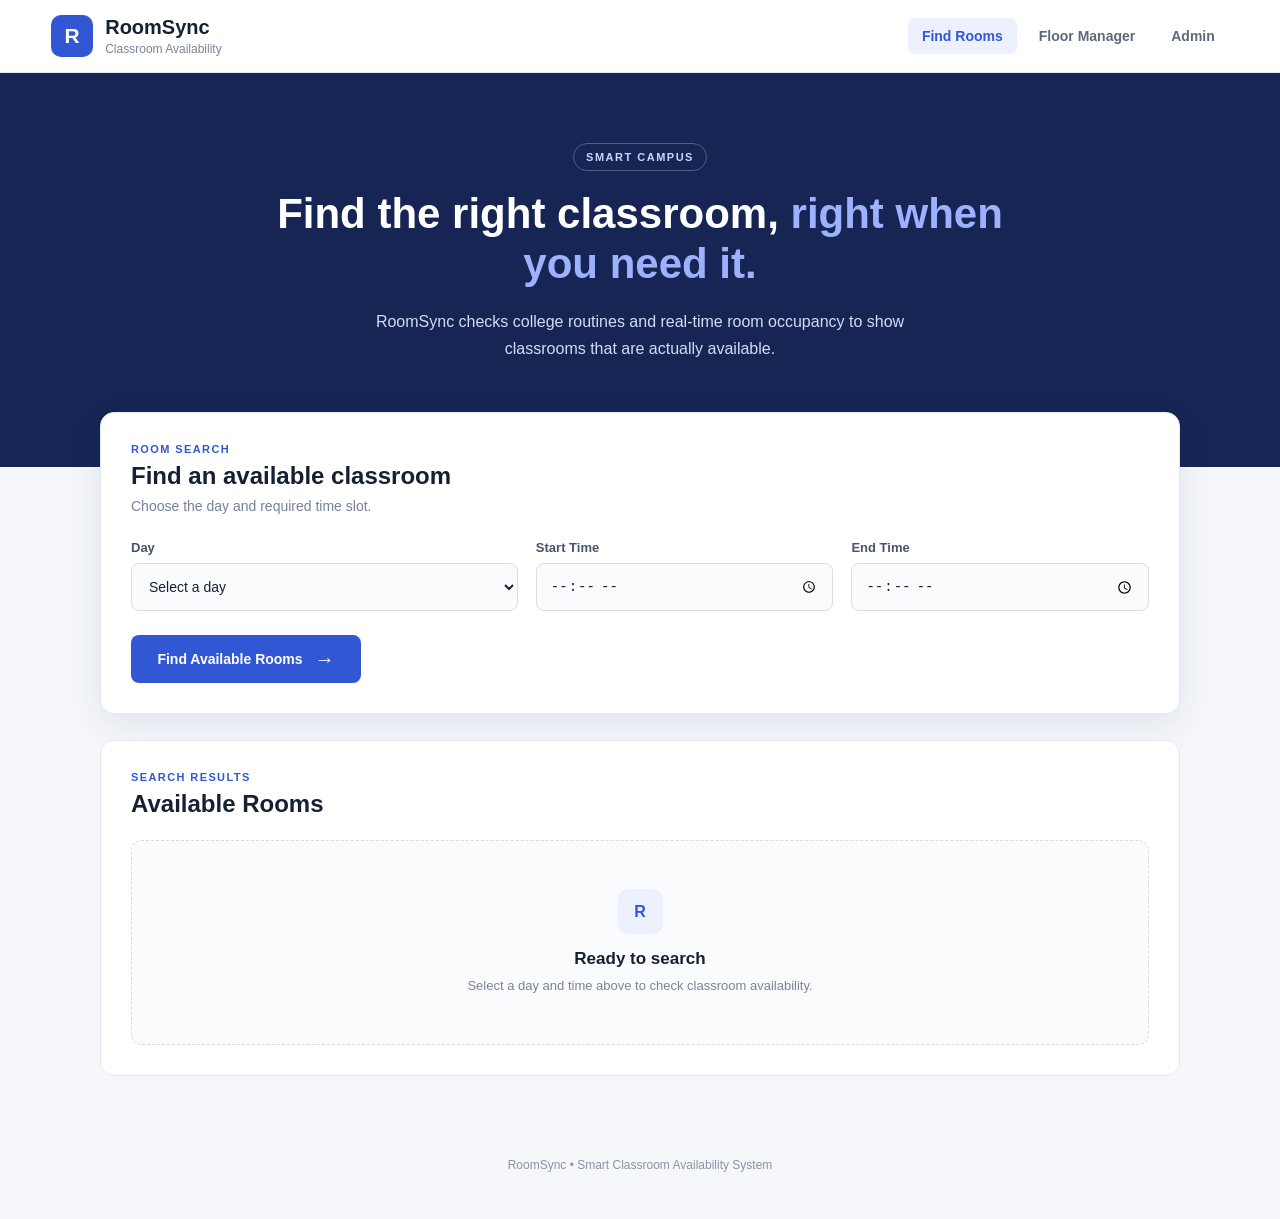
<file: frontend/index.html>
<!DOCTYPE html>
<html lang="en"> <!-- The root element of the HTML document, specifying the language as English -->

<head> 
    <meta charset="UTF-8"> <!-- Ensures proper character encoding for the document -->

    <meta 
        name="viewport"
        content="width=device-width, initial-scale=1.0"
    ><!-- Sets the viewport to ensure the page is responsive and scales correctly on different devices -->

    <title>RoomSync | Classroom Availability</title> <!-- Sets the title of the page -->

    <link
        rel="stylesheet"
        href="style.css"
    > <!-- Links to the external CSS stylesheet for styling the page -->
</head> <!-- The head section contains metadata, title, and links to stylesheets -->

<body> <!-- The body section contains the content of the webpage -->

    <!-- =====================================
         NAVBAR
         ===================================== -->

    <nav class="navbar"> <!-- The navigation bar at the top of the page -->

        <div class="nav-container"> <!-- Container for the navigation bar content -->

            <div class="brand"> <!-- Branding section of the navigation bar -->
                <div class="brand-icon"> <!-- Icon or logo for the brand -->
                    R
                </div> <!-- The brand icon, which could be a logo or initial representing the brand -->

                <div> <!-- Container for the brand name and description -->
                    <h1>RoomSync</h1> <!-- The main heading for the brand name -->
                    <p>Classroom Availability</p> <!-- A brief description or tagline for the brand -->
                </div> <!-- The brand name and description are grouped together for visual coherence -->
            </div> <!-- The brand section is complete, providing a visual identity for the application -->


            <div class="nav-links"> <!-- Container for the navigation links -->

                <a
                    href="index.html"
                    class="active"
                >
                    Find Rooms
                </a> <!-- Link to the main page for finding available rooms, marked as active to indicate the current page -->

                <a
                    href="floor-manager/manager.html"
                >
                    Floor Manager
                </a> <!-- Link to the floor manager page, which likely provides tools for managing classroom layouts or availability -->
                <a href="admin/admin.html">
                    Admin
    </a>

            </div>

        </div>

    </nav>



    <!-- =====================================
         HERO
         ===================================== -->

    <section class="hero">  <!-- The hero section is a prominent area at the top of the page, often used for key messages or calls to action -->

        <div class="hero-content"> <!-- Container for the content within the hero section, including headings and descriptive text -->  

            <div class="hero-badge">
                SMART CAMPUS
            </div>

            <h2>
                Find the right classroom,
                <span>right when you need it.</span>
            </h2>

            <p>
                RoomSync checks college routines and
                real-time room occupancy to show
                classrooms that are actually available.
            </p>

        </div>

    </section>



    <!-- =====================================
         MAIN CONTENT
         ===================================== -->

    <main class="main-container">


        <!-- SEARCH PANEL -->

        <section class="search-panel">

            <div class="section-heading">

                <div>
                    <p class="section-label">
                        ROOM SEARCH
                    </p>

                    <h2>
                        Find an available classroom
                    </h2>

                    <p class="section-description">
                        Choose the day and required time slot.
                    </p>
                </div>

            </div>


            <div class="search-grid">


                <!-- DAY -->

                <div class="form-group">

                    <label for="day">
                        Day
                    </label>

                    <select id="day">

                        <option value="">
                            Select a day
                        </option>

                        <option value="Monday">
                            Monday
                        </option>

                        <option value="Tuesday">
                            Tuesday
                        </option>

                        <option value="Wednesday">
                            Wednesday
                        </option>

                        <option value="Thursday">
                            Thursday
                        </option>

                        <option value="Friday">
                            Friday
                        </option>

                        <option value="Saturday">
                            Saturday
                        </option>

                    </select>

                </div>



                <!-- START TIME -->

                <div class="form-group">

                    <label for="startTime">
                        Start Time
                    </label>

                    <input
                        type="time"
                        id="startTime"
                    >

                </div>



                <!-- END TIME -->

                <div class="form-group">

                    <label for="endTime">
                        End Time
                    </label>

                    <input
                        type="time"
                        id="endTime"
                    >

                </div>

            </div>


            <button
                id="searchButton"
                class="search-button"
            >
                <span>Find Available Rooms</span>

                <span class="button-arrow">
                    →
                </span>
            </button>

        </section>



        <!-- =====================================
             RESULTS
             ===================================== -->

        <section class="results-section">

            <div class="results-header">

                <div>

                    <p class="section-label">
                        SEARCH RESULTS
                    </p>

                    <h2>
                        Available Rooms
                    </h2>

                </div>


                <div
                    id="resultCount"
                    class="result-count hidden"
                >
                    0 rooms
                </div>

            </div>


            <div id="roomResults">

                <div class="empty-state">

                    <div class="empty-icon">
                        R
                    </div>

                    <h3>
                        Ready to search
                    </h3>

                    <p>
                        Select a day and time above to
                        check classroom availability.
                    </p>

                </div>

            </div>

        </section>


    </main>



    <!-- =====================================
         FOOTER
         ===================================== -->

    <footer>

        <p>
            RoomSync • Smart Classroom Availability System
        </p>

    </footer>



    <script src="script.js"></script>

</body>

</html>
</file>
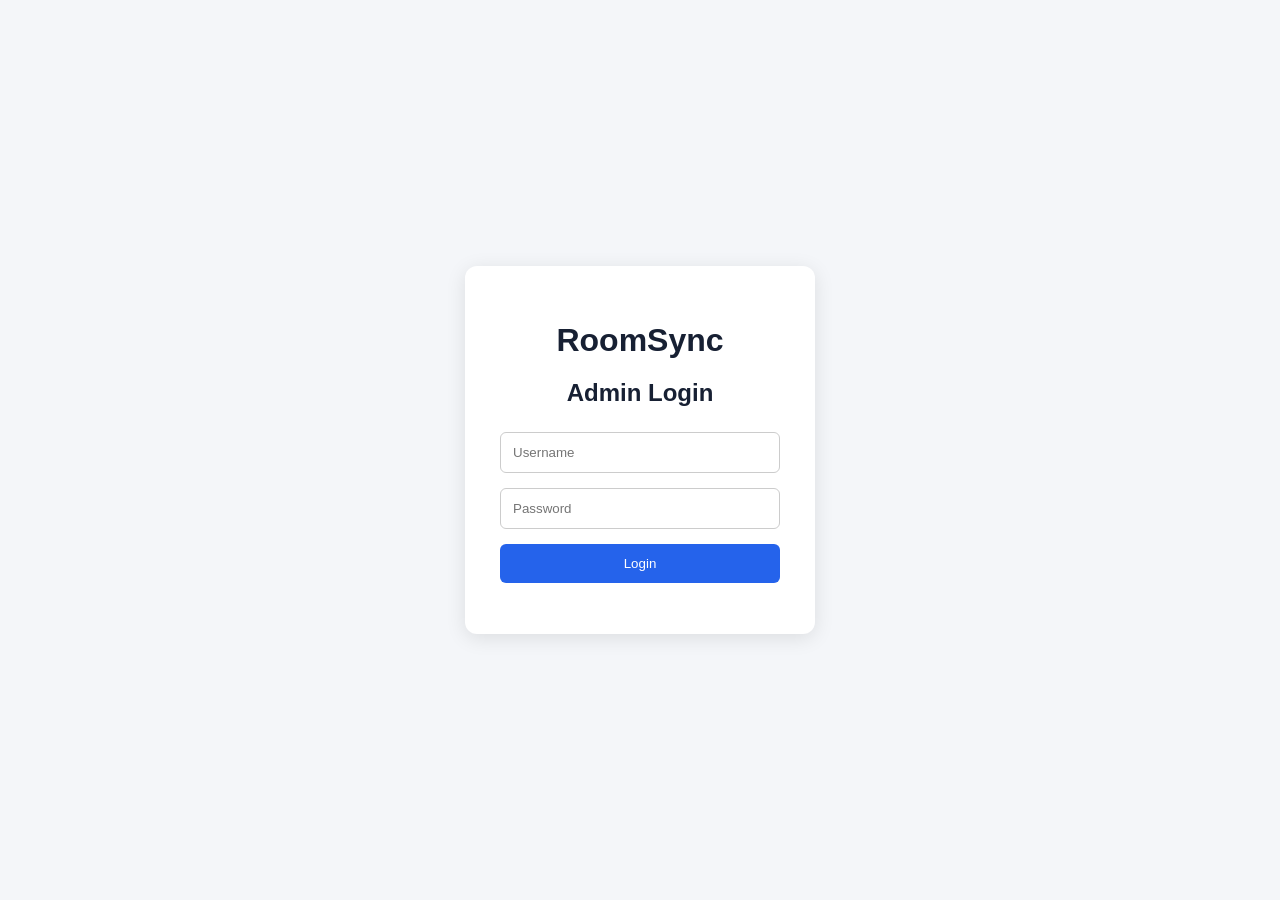
<file: frontend/admin/admin.html>
<!DOCTYPE html>
<html lang="en">

<head>
    <meta charset="UTF-8">
    <meta
        name="viewport"
        content="width=device-width, initial-scale=1.0"
    >

    <title>RoomSync | Admin</title>

    <link rel="stylesheet" href="admin.css">
</head>

<body>
        <!-- ADMIN LOGIN -->

    <div id="loginScreen" class="login-screen">

        <div class="login-box">

            <h1>RoomSync</h1>
            <h2>Admin Login</h2>

            <form id="adminLoginForm">

                <input
                    type="text"
                    id="adminUsername"
                    placeholder="Username"
                    required
                >

                <input
                    type="password"
                    id="adminPassword"
                    placeholder="Password"
                    required
                >

                <button type="submit">
                    Login
                </button>

                <p id="loginMessage"></p>

            </form>

        </div>

    </div>

    <!-- =====================================
         SIDEBAR
         ===================================== -->

    <aside class="sidebar">

        <div class="brand">

            <div class="brand-icon">
                R
            </div>

            <div>
                <h1>RoomSync</h1>
                <p>Administration</p>
            </div>

        </div>


        <nav class="sidebar-nav">

            <button
                class="nav-item active"
                data-page="dashboard"
            >
                Dashboard
            </button>

            <button
                class="nav-item"
                data-page="rooms"
            >
                Rooms
            </button>

            <button
                class="nav-item"
                data-page="departments"
            >
                Departments
            </button>

            <button
                class="nav-item"
                data-page="timetables"
            >
                Timetables
            </button>

            <button
                class="nav-item"
                data-page="managers"
            >
                Floor Managers
            </button>

            <button
                class="nav-item"
                data-page="import"
            >
                Import Routine
            </button>

        </nav>


        <div class="sidebar-bottom">

            <a href="../index.html">
                ← Student Website
            </a>

        </div>

    </aside>



    <!-- =====================================
         MAIN AREA
         ===================================== -->

    <div class="app">

        <!-- TOP BAR -->

        <header class="topbar">

            <div>
                <p class="top-label">
                    ROOMSYNC ADMINISTRATION
                </p>

                <h2 id="pageTitle">
                    Dashboard
                </h2>
            </div>


            <div class="admin-profile">

                <div class="admin-avatar">
                    A
                </div>

                <div>
                    <strong>Administrator</strong>
                    <span>System Admin</span>
                </div>

            </div>

        </header>



        <!-- =================================
             DASHBOARD PAGE
             ================================= -->

        <main class="content">

            <section
                id="dashboardPage"
                class="page active-page"
            >

                <div class="welcome-panel">

                    <div>

                        <p class="section-label">
                            SYSTEM OVERVIEW
                        </p>

                        <h2>
                            Welcome to RoomSync Admin
                        </h2>

                        <p>
                            Manage classrooms, departments,
                            routines and floor managers from
                            one place.
                        </p>

                    </div>

                    <div
                        id="serverStatus"
                        class="server-status"
                    >
                        Connecting...
                    </div>

                </div>



                <!-- STATISTICS -->

                <div class="stats-grid">

                    <div class="stat-card">

                        <div class="stat-top">
                            <span>Total Rooms</span>

                            <div class="stat-symbol">
                                R
                            </div>
                        </div>

                        <h3 id="totalRooms">
                            -
                        </h3>

                        <p>
                            Registered classrooms
                        </p>

                    </div>


                    <div class="stat-card">

                        <div class="stat-top">
                            <span>Available</span>

                            <div class="stat-symbol green">
                                E
                            </div>
                        </div>

                        <h3 id="emptyRooms">
                            -
                        </h3>

                        <p>
                            Physically empty rooms
                        </p>

                    </div>


                    <div class="stat-card">

                        <div class="stat-top">
                            <span>Occupied</span>

                            <div class="stat-symbol red">
                                O
                            </div>
                        </div>

                        <h3 id="occupiedRooms">
                            -
                        </h3>

                        <p>
                            Currently occupied
                        </p>

                    </div>


                    <div class="stat-card">

                        <div class="stat-top">
                            <span>Floors</span>

                            <div class="stat-symbol">
                                F
                            </div>
                        </div>

                        <h3 id="totalFloors">
                            -
                        </h3>

                        <p>
                            Floors in database
                        </p>

                    </div>

                </div>



                <!-- QUICK ACCESS -->

                <section class="panel">

                    <div class="panel-heading">

                        <div>
                            <p class="section-label">
                                MANAGEMENT
                            </p>

                            <h2>
                                Quick Access
                            </h2>
                        </div>

                    </div>


                    <div class="quick-grid">

                        <button
                            class="quick-card"
                            onclick="openPage('rooms')"
                        >
                            <strong>
                                Manage Rooms
                            </strong>

                            <span>
                                Add, edit and remove classrooms
                            </span>
                        </button>


                        <button
                            class="quick-card"
                            onclick="openPage('departments')"
                        >
                            <strong>
                                Departments
                            </strong>

                            <span>
                                Manage college departments
                            </span>
                        </button>


                        <button
                            class="quick-card"
                            onclick="openPage('timetables')"
                        >
                            <strong>
                                Timetables
                            </strong>

                            <span>
                                Manage class schedules
                            </span>
                        </button>


                        <button
                            class="quick-card"
                            onclick="openPage('managers')"
                        >
                            <strong>
                                Floor Managers
                            </strong>

                            <span>
                                Manage manager accounts
                            </span>
                        </button>

                    </div>

                </section>

            </section>



            <!-- =================================
                 ROOMS PAGE
                 ================================= -->

            <section
                id="roomsPage"
                class="page"
            >

                <div class="page-heading">

                    <div>

                        <p class="section-label">
                            CLASSROOM MANAGEMENT
                        </p>

                        <h2>
                            Rooms
                        </h2>

                        <p>
                            View all classrooms currently
                            registered in RoomSync.
                        </p>

                    </div>


                    <button
                        class="primary-button"
                        id="addRoomButton"
                    >
                        + Add Room
                    </button>

                </div>


                <section class="panel">

                    <div class="table-wrapper">

                        <table>

                            <thead>

                                <tr>
                                    <th>Room</th>
                                    <th>Floor</th>
                                    <th>Capacity</th>
                                    <th>Status</th>
                                    <th>Actions</th>
                                </tr>

                            </thead>


                            <tbody id="roomsTableBody">

                                <tr>

                                    <td
                                        colspan="5"
                                        class="table-message"
                                    >
                                        Loading rooms...
                                    </td>

                                </tr>

                            </tbody>

                        </table>

                    </div>

                </section>

            </section>



            <!-- =================================
                 PLACEHOLDER PAGES
                 ================================= -->

            <section
                id="departmentsPage"
                class="page"
            >

                <div class="placeholder">

                    <span>DEPARTMENTS</span>

                    <h2>
                        Department Management
                    </h2>

                    <p>
                        This module will manage the
                        college departments used by
                        RoomSync routines.
                    </p>

                </div>

            </section>



            <section
                id="timetablesPage"
                class="page"
            >

                <div class="placeholder">

                    <span>TIMETABLES</span>

                    <h2>
                        Timetable Management
                    </h2>

                    <p>
                        This module will manage the
                        complete college routine.
                    </p>

                </div>

            </section>



            <section
                id="managersPage"
                class="page"
            >


<div class="manager-management">

    <div class="manager-form-card">

        <h2>Create Floor Manager</h2>

        <p>Create an account and assign the manager to a building and floors.</p>

        <form id="managerCreateForm">

            <label for="newManagerUsername">Username</label>
            <input
                type="text"
                id="newManagerUsername"
                placeholder="Enter username"
                required
            >

            <label for="newManagerPassword">Temporary Password</label>
            <input
                type="password"
                id="newManagerPassword"
                placeholder="Enter temporary password"
                required
            >

            <label for="managerBuilding">Building</label>
            <select id="managerBuilding" required>
                <option value="">Select building</option>
                <option value="ICT">ICT</option>
                <option value="CME">CME</option>
                <option value="CB">CB</option>
            </select>

            <label for="managerFloors">Assigned Floors</label>
            <input
                type="text"
                id="managerFloors"
                placeholder="Example: 1,2"
                required
            >

            <button type="submit">
                Create Manager Account
            </button>

            <p id="managerCreateMessage"></p>

        </form>

    </div>

</div>


            </section>



            <section
                id="importPage"
                class="page"
            >

                <div class="placeholder">

                    <span>ROUTINE IMPORT</span>

                    <h2>
                        Import College Routine
                    </h2>

                    <p>
                        Timetable import will be added
                        after we finalize the actual
                        college timetable format.
                    </p>

                </div>

            </section>

        </main>

    </div>


    <script src="admin.js"></script>

</body>

</html>
</file>
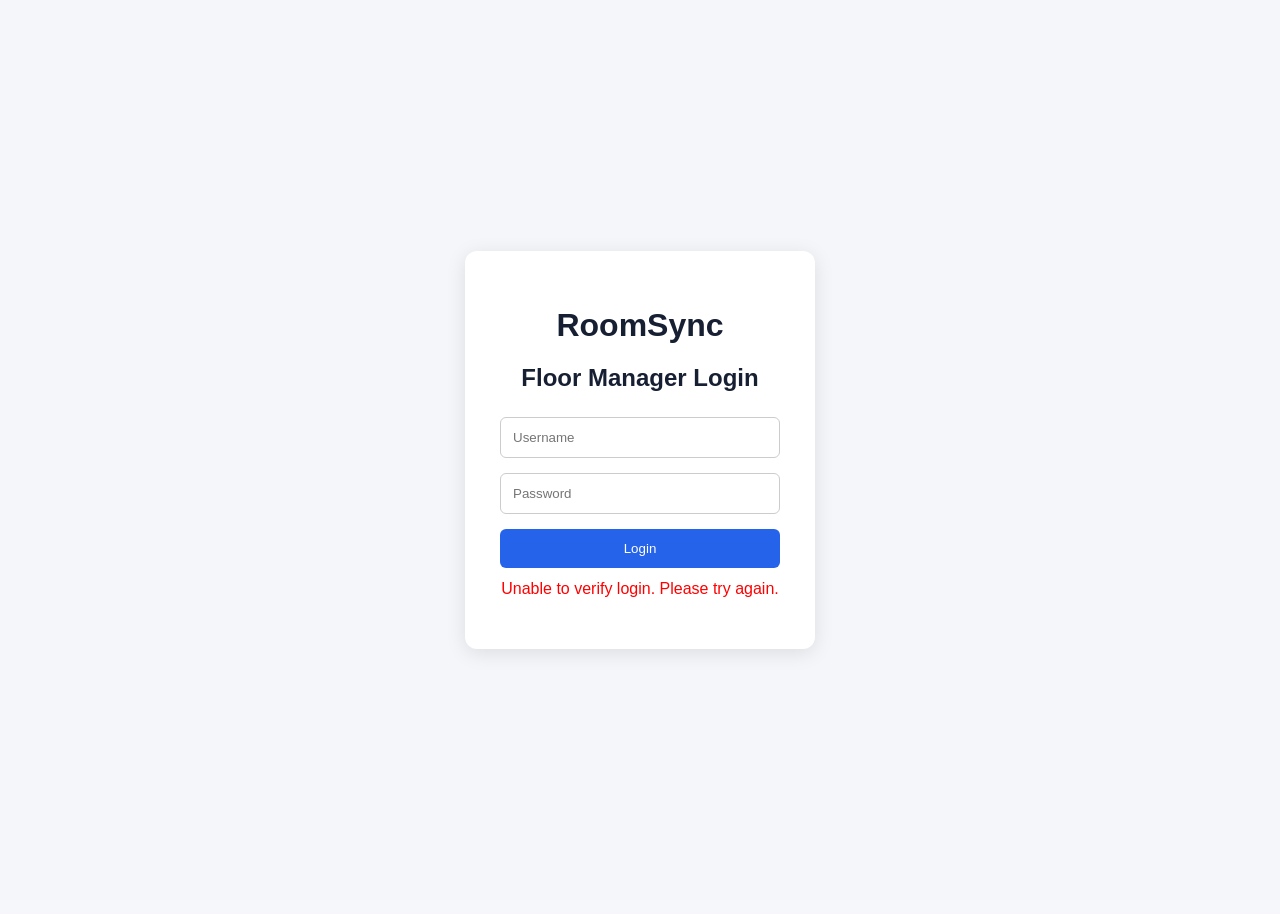
<file: frontend/floor-manager/manager.html>
<!DOCTYPE html>
<html lang="en">

<head>
    <meta charset="UTF-8">

    <meta
        name="viewport"
        content="width=device-width, initial-scale=1.0"
    >

    <title>RoomSync | Floor Manager</title>

    <link
        rel="stylesheet"
        href="manager.css"
    >
</head>

<body>


<!-- FLOOR MANAGER LOGIN -->
<div id="loginScreen" class="login-screen">
    <div class="login-box">

        <h1>RoomSync</h1>

        <!-- NORMAL LOGIN -->
        <div id="managerLoginSection">
            <h2>Floor Manager Login</h2>

            <form id="managerLoginForm">
                <input
                    type="text"
                    id="managerUsername"
                    placeholder="Username"
                    required
                >

                <input
                    type="password"
                    id="managerPassword"
                    placeholder="Password"
                    required
                >

                <button type="submit">Login</button>
                <p id="loginMessage"></p>
            </form>
        </div>

        <!-- CHANGE PASSWORD -->
        <div id="managerPasswordSection" style="display:none;">
            <h2>Change Your Password</h2>

            <p>You must change your temporary password before continuing.</p>

            <form id="managerPasswordForm">
                <input
                    type="password"
                    id="currentManagerPassword"
                    placeholder="Temporary Password"
                    required
                >

                <input
                    type="password"
                    id="newManagerPassword"
                    placeholder="New Password"
                    required
                >

                <input
                    type="password"
                    id="confirmManagerPassword"
                    placeholder="Confirm New Password"
                    required
                >

                <button type="submit">Update Password</button>
                <p id="passwordChangeMessage"></p>
            </form>
        </div>

    </div>
</div>


    <!-- =====================================
         NAVBAR
         ===================================== -->

    <nav class="navbar">

        <div class="nav-container">

            <div class="brand">

                <div class="brand-icon">
                    R
                </div>

                <div>
                    <h1>RoomSync</h1>
                    <p>Classroom Availability</p>
                </div>

            </div>


            <div class="nav-links">

                <a href="../index.html">
                    Find Rooms
                </a>

                <a
                    href="manager.html"
                    class="active"
                >
                    Floor Manager
                </a>

            </div>

        </div>

    </nav>



    <!-- =====================================
         PAGE HEADER
         ===================================== -->

    <header class="page-header">

        <div class="header-content">

            <div>

                <p class="page-label">
                    FLOOR MANAGEMENT
                </p>

                <h2>
                    Classroom Status Dashboard
                </h2>

                <p class="header-description">
                    Update the physical occupancy status of
                    classrooms to keep RoomSync availability accurate.
                </p>

            </div>


            <button
                id="refreshButton"
                class="refresh-button"
            >
                Refresh Status
            </button>

        </div>

    </header>



    <!-- =====================================
         MAIN
         ===================================== -->

    <main class="main-container">


        <!-- =================================
             STATISTICS
             ================================= -->

        <section class="stats-grid">

            <div class="stat-card">

                <div class="stat-icon">
                    R
                </div>

                <div>
                    <p>Total Rooms</p>

                    <h3 id="totalRooms">
                        -
                    </h3>
                </div>

            </div>


            <div class="stat-card">

                <div class="stat-icon empty-icon">
                    E
                </div>

                <div>
                    <p>Empty Rooms</p>

                    <h3 id="emptyRooms">
                        -
                    </h3>
                </div>

            </div>


            <div class="stat-card">

                <div class="stat-icon occupied-icon">
                    O
                </div>

                <div>
                    <p>Occupied Rooms</p>

                    <h3 id="occupiedRooms">
                        -
                    </h3>
                </div>

            </div>

        </section>



        <!-- =================================
             ROOMS
             ================================= -->

        <section class="rooms-section">

            <div class="section-header">

                <div>

                    <p class="page-label">
                        LIVE ROOM STATUS
                    </p>

                    <h2>
                        Manage Classrooms
                    </h2>

                </div>


                <div
                    id="connectionStatus"
                    class="connection-status"
                >
                    Loading...
                </div>

            </div>


            <!--
                JavaScript automatically creates:

                Floor 1
                Floor 2
                Floor 3
                ...

                based entirely on SQLite.
            -->
            <div class="room-management-header">
    <h3>Manage Rooms</h3>
    <button id="addRoomButton" class="manage-button">
        + Add Room
    </button>
</div>
            <div id="floorsContainer">

                <div class="loading-state">

                    <div class="loading-icon">
                        ...
                    </div>

                    <h3>
                        Loading classrooms
                    </h3>

                    <p>
                        Reading the latest room information
                        from RoomSync.
                    </p>

                </div>

            </div>

        </section>

    </main>



    <!-- =====================================
         FOOTER
         ===================================== -->

    <footer>

        <p>
            RoomSync • Floor Manager Dashboard
        </p>

    </footer>


    <script src="manager.js"></script>

</body>

</html>
</file>
<file: frontend/style.css>
/* =========================================
   GLOBAL
   ========================================= */

* {
    box-sizing: border-box;
}

html {
    scroll-behavior: smooth;
}

body {
    margin: 0;

    font-family:
        Arial,
        Helvetica,
        sans-serif;

    background-color: #f5f7fb;

    color: #172033;
}


/* =========================================
   NAVIGATION
   ========================================= */

.navbar {
    background-color: #ffffff;

    border-bottom: 1px solid #e5e9f0;

    position: sticky;

    top: 0;

    z-index: 100;
}

.nav-container {
    width: 92%;

    max-width: 1180px;

    min-height: 72px;

    margin: auto;

    display: flex;

    align-items: center;

    justify-content: space-between;
}


/* BRAND */

.brand {
    display: flex;

    align-items: center;

    gap: 12px;
}

.brand-icon {
    width: 42px;

    height: 42px;

    display: flex;

    align-items: center;

    justify-content: center;

    border-radius: 10px;

    background-color: #3157d5;

    color: white;

    font-size: 21px;

    font-weight: bold;
}

.brand h1 {
    margin: 0;

    font-size: 20px;
}

.brand p {
    margin: 3px 0 0;

    color: #7a8496;

    font-size: 12px;
}


/* NAV LINKS */

.nav-links {
    display: flex;

    align-items: center;

    gap: 8px;
}

.nav-links a {
    padding: 10px 14px;

    border-radius: 7px;

    color: #5f697a;

    text-decoration: none;

    font-size: 14px;

    font-weight: 600;
}

.nav-links a:hover {
    background-color: #f0f3fa;

    color: #3157d5;
}

.nav-links .active {
    background-color: #edf1ff;

    color: #3157d5;
}


/* =========================================
   HERO
   ========================================= */

.hero {
    padding:
        70px 20px
        105px;

    background-color: #172554;

    color: white;

    text-align: center;
}

.hero-content {
    max-width: 760px;

    margin: auto;
}

.hero-badge {
    display: inline-block;

    margin-bottom: 18px;

    padding: 7px 12px;

    border:
        1px solid
        rgba(255, 255, 255, 0.25);

    border-radius: 20px;

    color: #cbd5ff;

    font-size: 11px;

    font-weight: bold;

    letter-spacing: 1.5px;
}

.hero h2 {
    margin: 0;

    font-size: 42px;

    line-height: 1.18;
}

.hero h2 span {
    color: #9db2ff;
}

.hero p {
    max-width: 610px;

    margin:
        20px auto 0;

    color: #d4dcf5;

    font-size: 16px;

    line-height: 1.7;
}


/* =========================================
   MAIN
   ========================================= */

.main-container {
    width: 92%;

    max-width: 1080px;

    margin:
        -55px auto
        60px;
}


/* =========================================
   SEARCH PANEL
   ========================================= */

.search-panel {
    padding: 30px;

    background-color: white;

    border:
        1px solid
        #e4e8f0;

    border-radius: 14px;

    box-shadow:
        0 12px 35px
        rgba(25, 39, 76, 0.09);
}

.section-label {
    margin:
        0 0 7px;

    color: #3157d5;

    font-size: 11px;

    font-weight: bold;

    letter-spacing: 1.4px;
}

.section-heading h2,
.results-header h2 {
    margin: 0;

    font-size: 24px;
}

.section-description {
    margin:
        8px 0 0;

    color: #778195;

    font-size: 14px;
}


/* =========================================
   SEARCH FORM
   ========================================= */

.search-grid {
    display: grid;

    grid-template-columns:
        1.3fr 1fr 1fr;

    gap: 18px;

    margin-top: 26px;
}

.form-group label {
    display: block;

    margin-bottom: 8px;

    color: #495469;

    font-size: 13px;

    font-weight: bold;
}

.form-group select,
.form-group input {
    width: 100%;

    height: 48px;

    padding:
        0 13px;

    border:
        1px solid
        #d8dde8;

    border-radius: 8px;

    background-color: #fafbfc;

    color: #172033;

    font-size: 14px;
}

.form-group select:focus,
.form-group input:focus {
    outline: none;

    border-color: #3157d5;

    background-color: white;

    box-shadow:
        0 0 0 3px
        rgba(49, 87, 213, 0.08);
}


/* SEARCH BUTTON */

.search-button {
    min-width: 230px;

    height: 48px;

    margin-top: 24px;

    padding:
        0 20px;

    border: none;

    border-radius: 8px;

    background-color: #3157d5;

    color: white;

    cursor: pointer;

    font-size: 14px;

    font-weight: bold;

    display: inline-flex;

    align-items: center;

    justify-content: center;

    gap: 12px;
}

.search-button:hover {
    background-color: #2647b7;
}

.button-arrow {
    font-size: 20px;
}


/* =========================================
   RESULTS
   ========================================= */

.results-section {
    margin-top: 26px;

    padding: 30px;

    background-color: white;

    border:
        1px solid
        #e4e8f0;

    border-radius: 14px;
}

.results-header {
    display: flex;

    align-items: center;

    justify-content: space-between;

    margin-bottom: 22px;
}

.result-count {
    padding:
        8px 13px;

    border-radius: 20px;

    background-color: #edf1ff;

    color: #3157d5;

    font-size: 12px;

    font-weight: bold;
}

.hidden {
    display: none;
}


/* =========================================
   ROOM GRID
   ========================================= */

#roomResults.room-grid {
    display: grid;

    grid-template-columns:
        repeat(3, 1fr);

    gap: 16px;
}


/* =========================================
   ROOM CARD
   ========================================= */


.room-card {
    position: relative;
    min-height: 320px;
    padding: 23px;
    border: 1px solid #e1e5ed;
    border-radius: 13px;
    background-color: #ffffff;
    transition:
        transform 0.2s ease,
        box-shadow 0.2s ease,
        border-color 0.2s ease;
}

.room-card:hover {
    transform: translateY(-3px);
    border-color: #c8d2f5;
    box-shadow: 0 8px 20px rgba(30, 45, 80, 0.08);
}

.room-status {
    display: inline-flex;
    align-items: center;
    gap: 7px;
    padding: 7px 11px;
    border-radius: 20px;
    background-color: #eaf8ef;
    color: #208044;
    font-size: 11px;
    font-weight: bold;
    letter-spacing: 0.5px;
}

.status-dot {
    width: 7px;
    height: 7px;
    border-radius: 50%;
    background-color: #2da95b;
}

.room-card h3 {
    margin: 17px 0;
    font-size: 22px;
}

.room-details {
    display: flex;
    flex-direction: column;
    gap: 11px;
}

.room-details + .room-details {
    margin-top: 16px;
    padding-top: 14px;
    border-top: 1px solid #edf0f5;
}

.room-detail {
    display: grid;
    grid-template-columns: minmax(0, 1fr) auto;
    align-items: center;
    gap: 12px;
    color: #6f798c;
    font-size: 13px;
    line-height: 1.5;
}

.room-detail strong {
    color: #303a4d;
    text-align: right;
    font-weight: 650;
    overflow-wrap: anywhere;
}


/* =========================================
   EMPTY / LOADING STATE
   ========================================= */

.empty-state {
    padding:
        48px 20px;

    border:
        1px dashed
        #d7dce7;

    border-radius: 10px;

    background-color: #fafbfc;

    text-align: center;
}

.empty-icon {
    width: 45px;

    height: 45px;

    margin:
        0 auto
        15px;

    display: flex;

    align-items: center;

    justify-content: center;

    border-radius: 10px;

    background-color: #edf1ff;

    color: #3157d5;

    font-weight: bold;
}

.empty-state h3 {
    margin:
        0 0 7px;

    font-size: 17px;
}

.empty-state p {
    margin: 0;

    color: #7a8496;

    font-size: 13px;

    line-height: 1.5;
}


/* =========================================
   FOOTER
   ========================================= */

footer {
    padding:
        10px 20px
        35px;

    text-align: center;

    color: #8a93a3;

    font-size: 12px;
}


/* =========================================
   TABLET
   ========================================= */

@media (max-width: 850px) {

    .hero h2 {
        font-size: 35px;
    }

    .search-grid {
        grid-template-columns:
            1fr 1fr;
    }

    .form-group:first-child {
        grid-column:
            1 / -1;
    }

    #roomResults.room-grid {
        grid-template-columns:
            repeat(2, 1fr);
    }

}


/* =========================================
   MOBILE
   ========================================= */

@media (max-width: 600px) {

    .nav-container {
        min-height: 65px;
    }

    .brand p {
        display: none;
    }

    .nav-links a {
        padding:
            8px 9px;

        font-size: 12px;
    }

    .nav-links a:first-child {
        display: none;
    }


    .hero {
        padding:
            55px 20px
            90px;
    }

    .hero h2 {
        font-size: 30px;
    }

    .hero p {
        font-size: 14px;
    }


    .main-container {
        width: 94%;
    }


    .search-panel,
    .results-section {
        padding: 21px;
    }


    .search-grid {
        grid-template-columns: 1fr;
    }

    .form-group:first-child {
        grid-column: auto;
    }


    .search-button {
        width: 100%;
    }


    #roomResults.room-grid {
        grid-template-columns: 1fr;
    }


    .results-header {
        align-items: flex-start;

        gap: 10px;
    }

}
</file>
<file: frontend/admin/admin.css>
* {
    box-sizing: border-box;
}

body {
    margin: 0;

    font-family:
        Arial,
        Helvetica,
        sans-serif;

    background-color: #f5f7fb;

    color: #172033;
}


/* =========================================
   SIDEBAR
   ========================================= */

.sidebar {
    position: fixed;

    top: 0;
    left: 0;

    width: 245px;
    height: 100vh;

    padding: 25px 18px;

    background-color: #172554;

    color: white;

    display: flex;

    flex-direction: column;
}

.brand {
    display: flex;

    align-items: center;

    gap: 12px;

    padding: 0 8px 27px;

    border-bottom:
        1px solid
        rgba(255, 255, 255, 0.12);
}

.brand-icon {
    width: 42px;
    height: 42px;

    display: flex;

    align-items: center;

    justify-content: center;

    border-radius: 10px;

    background-color: #5574df;

    font-size: 21px;

    font-weight: bold;
}

.brand h1 {
    margin: 0;

    font-size: 19px;
}

.brand p {
    margin: 3px 0 0;

    color: #aeb9da;

    font-size: 11px;
}


/* =========================================
   NAVIGATION
   ========================================= */

.sidebar-nav {
    margin-top: 27px;

    display: flex;

    flex-direction: column;

    gap: 6px;
}

.nav-item {
    width: 100%;

    padding: 12px 14px;

    border: none;

    border-radius: 8px;

    background: transparent;

    color: #cbd3ec;

    cursor: pointer;

    text-align: left;

    font-size: 13px;

    font-weight: 600;
}

.nav-item:hover {
    background-color:
        rgba(255, 255, 255, 0.08);

    color: white;
}

.nav-item.active {
    background-color: #3157d5;

    color: white;
}

.sidebar-bottom {
    margin-top: auto;

    padding: 20px 8px 5px;

    border-top:
        1px solid
        rgba(255, 255, 255, 0.12);
}

.sidebar-bottom a {
    color: #cbd3ec;

    text-decoration: none;

    font-size: 12px;
}


/* =========================================
   APPLICATION
   ========================================= */

.app {
    margin-left: 245px;

    min-height: 100vh;
}


/* =========================================
   TOP BAR
   ========================================= */

.topbar {
    height: 82px;

    padding: 0 32px;

    background-color: white;

    border-bottom:
        1px solid
        #e4e8f0;

    display: flex;

    align-items: center;

    justify-content: space-between;
}

.top-label {
    margin: 0 0 3px;

    color: #8b94a5;

    font-size: 9px;

    font-weight: bold;

    letter-spacing: 1.2px;
}

.topbar h2 {
    margin: 0;

    font-size: 20px;
}


/* ADMIN */

.admin-profile {
    display: flex;

    align-items: center;

    gap: 10px;
}

.admin-avatar {
    width: 38px;
    height: 38px;

    display: flex;

    align-items: center;

    justify-content: center;

    border-radius: 50%;

    background-color: #edf1ff;

    color: #3157d5;

    font-weight: bold;
}

.admin-profile strong {
    display: block;

    font-size: 12px;
}

.admin-profile span {
    display: block;

    margin-top: 2px;

    color: #8a93a3;

    font-size: 10px;
}


/* =========================================
   CONTENT
   ========================================= */

.content {
    width: 100%;

    max-width: 1300px;

    margin: auto;

    padding: 32px;
}

.page {
    display: none;
}

.active-page {
    display: block;
}


/* =========================================
   WELCOME
   ========================================= */

.welcome-panel {
    padding: 27px 30px;

    background-color: white;

    border:
        1px solid
        #e4e8f0;

    border-radius: 13px;

    display: flex;

    align-items: center;

    justify-content: space-between;

    gap: 20px;
}

.section-label {
    margin: 0 0 7px;

    color: #3157d5;

    font-size: 10px;

    font-weight: bold;

    letter-spacing: 1.3px;
}

.welcome-panel h2,
.page-heading h2,
.panel-heading h2 {
    margin: 0;
}

.welcome-panel p:last-child,
.page-heading p {
    margin: 8px 0 0;

    color: #7b8494;

    font-size: 13px;
}

.server-status {
    flex-shrink: 0;

    padding: 8px 12px;

    border-radius: 20px;

    background-color: #f0f2f6;

    color: #667085;

    font-size: 11px;

    font-weight: bold;
}

.server-status.online {
    background-color: #eaf8ef;

    color: #258449;
}

.server-status.offline {
    background-color: #fff0ef;

    color: #c9473e;
}


/* =========================================
   STATISTICS
   ========================================= */

.stats-grid {
    margin-top: 20px;

    display: grid;

    grid-template-columns:
        repeat(4, 1fr);

    gap: 15px;
}

.stat-card {
    padding: 20px;

    background-color: white;

    border:
        1px solid
        #e4e8f0;

    border-radius: 11px;
}

.stat-top {
    display: flex;

    align-items: center;

    justify-content: space-between;

    color: #737d8e;

    font-size: 11px;

    font-weight: bold;
}

.stat-symbol {
    width: 31px;
    height: 31px;

    display: flex;

    align-items: center;

    justify-content: center;

    border-radius: 7px;

    background-color: #edf1ff;

    color: #3157d5;
}

.stat-symbol.green {
    background-color: #eaf8ef;

    color: #258449;
}

.stat-symbol.red {
    background-color: #fff0ef;

    color: #c9473e;
}

.stat-card h3 {
    margin: 13px 0 5px;

    font-size: 28px;
}

.stat-card p {
    margin: 0;

    color: #939bab;

    font-size: 10px;
}


/* =========================================
   PANEL
   ========================================= */

.panel {
    margin-top: 20px;

    padding: 25px;

    background-color: white;

    border:
        1px solid
        #e4e8f0;

    border-radius: 12px;
}

.panel-heading {
    margin-bottom: 18px;
}


/* =========================================
   QUICK ACCESS
   ========================================= */

.quick-grid {
    display: grid;

    grid-template-columns:
        repeat(4, 1fr);

    gap: 12px;
}

.quick-card {
    min-height: 105px;

    padding: 17px;

    border:
        1px solid
        #e1e5ed;

    border-radius: 9px;

    background-color: #fafbfc;

    cursor: pointer;

    text-align: left;
}

.quick-card:hover {
    border-color: #b9c6ef;

    background-color: #f6f8ff;
}

.quick-card strong {
    display: block;

    margin-bottom: 7px;

    color: #273247;

    font-size: 13px;
}

.quick-card span {
    color: #818a9b;

    font-size: 11px;

    line-height: 1.5;
}


/* =========================================
   PAGE HEADING
   ========================================= */

.page-heading {
    display: flex;

    align-items: center;

    justify-content: space-between;

    gap: 20px;
}

.primary-button {
    padding: 11px 17px;

    border: none;

    border-radius: 7px;

    background-color: #3157d5;

    color: white;

    cursor: pointer;

    font-weight: bold;
}


/* =========================================
   TABLE
   ========================================= */

.table-wrapper {
    width: 100%;

    overflow-x: auto;
}

table {
    width: 100%;

    border-collapse: collapse;
}

th {
    padding: 12px;

    border-bottom:
        1px solid
        #e2e6ed;

    color: #7b8494;

    text-align: left;

    font-size: 10px;

    letter-spacing: 0.5px;

    text-transform: uppercase;
}

td {
    padding: 15px 12px;

    border-bottom:
        1px solid
        #eceff3;

    color: #4a5568;

    font-size: 12px;
}

tbody tr:last-child td {
    border-bottom: none;
}

.room-name {
    color: #273247;

    font-weight: bold;
}

.status-badge {
    display: inline-block;

    padding: 6px 9px;

    border-radius: 20px;

    font-size: 9px;

    font-weight: bold;
}

.status-empty {
    background-color: #eaf8ef;

    color: #258449;
}

.status-occupied {
    background-color: #fff0ef;

    color: #c9473e;
}

.action-button {
    padding: 6px 9px;

    border:
        1px solid
        #dce1e9;

    border-radius: 5px;

    background-color: white;

    cursor: pointer;

    color: #596476;

    font-size: 10px;
}

.table-message {
    padding: 35px;

    text-align: center;

    color: #8992a2;
}


/* =========================================
   PLACEHOLDERS
   ========================================= */

.placeholder {
    min-height: 420px;

    padding: 70px 25px;

    display: flex;

    align-items: center;

    justify-content: center;

    flex-direction: column;

    border:
        1px dashed
        #d3d9e4;

    border-radius: 12px;

    background-color: white;

    text-align: center;
}

.placeholder span {
    color: #3157d5;

    font-size: 10px;

    font-weight: bold;

    letter-spacing: 1.3px;
}

.placeholder h2 {
    margin:
        12px 0 8px;
}

.placeholder p {
    max-width: 450px;

    margin: 0;

    color: #7c8596;

    font-size: 13px;

    line-height: 1.6;
}


/* =========================================
   RESPONSIVE
   ========================================= */

@media (max-width: 1000px) {

    .stats-grid,
    .quick-grid {
        grid-template-columns:
            repeat(2, 1fr);
    }

}


@media (max-width: 700px) {

    .sidebar {
        position: static;

        width: 100%;
        height: auto;
    }

    .sidebar-nav {
        display: grid;

        grid-template-columns:
            repeat(2, 1fr);
    }

    .sidebar-bottom {
        margin-top: 20px;
    }

    .app {
        margin-left: 0;
    }

    .topbar {
        padding: 0 20px;
    }

    .content {
        padding: 20px;
    }

    .admin-profile {
        display: none;
    }

    .stats-grid,
    .quick-grid {
        grid-template-columns: 1fr;
    }

    .welcome-panel,
    .page-heading {
        align-items: flex-start;

        flex-direction: column;
    }

}
/* =====================================
   ADMIN LOGIN SCREEN
   ===================================== */

.login-screen {
    position: fixed;
    inset: 0;
    background: #f4f6f9;
    display: flex;
    justify-content: center;
    align-items: center;
    z-index: 9999;
}

.login-box {
    background: white;
    width: 350px;
    padding: 35px;
    border-radius: 12px;
    box-shadow: 0 4px 20px rgba(0, 0, 0, 0.1);
    text-align: center;
}

.login-box h1 {
    margin-bottom: 5px;
}

.login-box h2 {
    margin-bottom: 25px;
}

.login-box input {
    width: 100%;
    padding: 12px;
    margin-bottom: 15px;
    border: 1px solid #ccc;
    border-radius: 6px;
    box-sizing: border-box;
}

.login-box button {
    width: 100%;
    padding: 12px;
    background: #2563eb;
    color: white;
    border: none;
    border-radius: 6px;
    cursor: pointer;
}

#loginMessage {
    margin-top: 12px;
    color: red;
}

/* FLOOR MANAGER ACCOUNT FORM */

.manager-management {
    display: flex;
    justify-content: center;
    padding: 35px;
}

.manager-form-card {
    background: white;
    width: 100%;
    max-width: 600px;
    padding: 30px;
    border-radius: 12px;
    box-shadow: 0 4px 18px rgba(0, 0, 0, 0.06);
}

.manager-form-card h2 {
    margin-bottom: 10px;
}

.manager-form-card p {
    color: #718096;
    margin-bottom: 22px;
}

.manager-form-card label {
    display: block;
    margin-bottom: 7px;
    font-weight: 600;
}

.manager-form-card input,
.manager-form-card select {
    width: 100%;
    padding: 12px;
    margin-bottom: 20px;
    border: 1px solid #d1d5db;
    border-radius: 6px;
    box-sizing: border-box;
}

.manager-form-card button {
    width: 100%;
    padding: 13px;
    background: #3158d5;
    color: white;
    border: none;
    border-radius: 6px;
    cursor: pointer;
    font-weight: 600;
}

.manager-form-card button:hover {
    background: #2446b5;
}

#managerCreateMessage {
    margin-top: 15px;
}
</file>
<file: frontend/floor-manager/manager.css>
/* =========================================
   GLOBAL
   ========================================= */

* {
    box-sizing: border-box;
}

body {
    margin: 0;

    font-family:
        Arial,
        Helvetica,
        sans-serif;

    background-color: #f5f7fb;

    color: #172033;
}


/* =========================================
   NAVIGATION
   ========================================= */

.navbar {
    background-color: white;

    border-bottom: 1px solid #e5e9f0;
}

.nav-container {
    width: 92%;

    max-width: 1180px;

    min-height: 72px;

    margin: auto;

    display: flex;

    align-items: center;

    justify-content: space-between;
}


/* BRAND */

.brand {
    display: flex;

    align-items: center;

    gap: 12px;
}

.brand-icon {
    width: 42px;

    height: 42px;

    display: flex;

    align-items: center;

    justify-content: center;

    border-radius: 10px;

    background-color: #3157d5;

    color: white;

    font-size: 21px;

    font-weight: bold;
}

.brand h1 {
    margin: 0;

    font-size: 20px;
}

.brand p {
    margin: 3px 0 0;

    color: #7a8496;

    font-size: 12px;
}


/* LINKS */

.nav-links {
    display: flex;

    gap: 8px;
}

.nav-links a {
    padding: 10px 14px;

    border-radius: 7px;

    color: #5f697a;

    text-decoration: none;

    font-size: 14px;

    font-weight: 600;
}

.nav-links a:hover {
    background-color: #f0f3fa;

    color: #3157d5;
}

.nav-links .active {
    background-color: #edf1ff;

    color: #3157d5;
}


/* =========================================
   PAGE HEADER
   ========================================= */

.page-header {
    background-color: #172554;

    color: white;

    padding:
        48px 20px
        80px;
}

.header-content {
    width: 92%;

    max-width: 1080px;

    margin: auto;

    display: flex;

    align-items: center;

    justify-content: space-between;

    gap: 25px;
}

.page-label {
    margin:
        0 0 8px;

    color: #5574df;

    font-size: 11px;

    font-weight: bold;

    letter-spacing: 1.4px;
}

.page-header .page-label {
    color: #aebfff;
}

.page-header h2 {
    margin: 0;

    font-size: 32px;
}

.header-description {
    max-width: 650px;

    margin:
        12px 0 0;

    color: #d1daf4;

    font-size: 14px;

    line-height: 1.6;
}


/* REFRESH BUTTON */

.refresh-button {
    flex-shrink: 0;

    padding:
        11px 17px;

    border:
        1px solid
        rgba(255, 255, 255, 0.3);

    border-radius: 8px;

    background-color:
        rgba(255, 255, 255, 0.08);

    color: white;

    cursor: pointer;

    font-weight: bold;
}

.refresh-button:hover {
    background-color:
        rgba(255, 255, 255, 0.15);
}


/* =========================================
   MAIN
   ========================================= */

.main-container {
    width: 92%;

    max-width: 1080px;

    margin:
        -42px auto
        60px;
}


/* =========================================
   STATISTICS
   ========================================= */

.stats-grid {
    display: grid;

    grid-template-columns:
        repeat(3, 1fr);

    gap: 16px;

    margin-bottom: 24px;
}

.stat-card {
    min-height: 105px;

    padding: 20px;

    display: flex;

    align-items: center;

    gap: 16px;

    background-color: white;

    border:
        1px solid
        #e4e8f0;

    border-radius: 12px;

    box-shadow:
        0 8px 25px
        rgba(30, 45, 80, 0.06);
}

.stat-icon {
    width: 46px;

    height: 46px;

    flex-shrink: 0;

    display: flex;

    align-items: center;

    justify-content: center;

    border-radius: 10px;

    background-color: #edf1ff;

    color: #3157d5;

    font-weight: bold;
}

.empty-icon {
    background-color: #eaf8ef;

    color: #258449;
}

.occupied-icon {
    background-color: #fff0ef;

    color: #c9473e;
}

.stat-card p {
    margin:
        0 0 5px;

    color: #7a8496;

    font-size: 12px;
}

.stat-card h3 {
    margin: 0;

    font-size: 26px;
}


/* =========================================
   ROOMS SECTION
   ========================================= */

.rooms-section {
    padding: 28px;

    background-color: white;

    border:
        1px solid
        #e4e8f0;

    border-radius: 14px;
}

.section-header {
    display: flex;

    align-items: center;

    justify-content: space-between;

    gap: 20px;

    margin-bottom: 28px;
}

.section-header h2 {
    margin: 0;

    font-size: 23px;
}


/* CONNECTION STATUS */

.connection-status {
    padding:
        7px 11px;

    border-radius: 20px;

    background-color: #f0f2f6;

    color: #687386;

    font-size: 11px;

    font-weight: bold;
}

.connection-status.connected {
    background-color: #eaf8ef;

    color: #258449;
}

.connection-status.error {
    background-color: #fff0ef;

    color: #c9473e;
}


/* =========================================
   FLOOR
   ========================================= */

.floor-section {
    margin-top: 30px;
}

.floor-section:first-child {
    margin-top: 0;
}

.floor-heading {
    display: flex;

    align-items: center;

    justify-content: space-between;

    margin-bottom: 12px;
}

.floor-heading h3 {
    margin: 0;

    font-size: 17px;
}

.floor-room-count {
    color: #8a93a3;

    font-size: 12px;
}


/* =========================================
   ROOM
   ========================================= */

.floor-rooms {
    border:
        1px solid
        #e3e7ee;

    border-radius: 10px;

    overflow: hidden;
}

.room-row {
    min-height: 92px;

    padding:
        17px 18px;

    display: grid;

    grid-template-columns:
        1.2fr 0.8fr 1fr;

    align-items: center;

    gap: 20px;

    border-bottom:
        1px solid
        #e8ebf0;

    background-color: white;
}

.room-row:last-child {
    border-bottom: none;
}

.room-row:hover {
    background-color: #fafbfc;
}


/* ROOM INFORMATION */

.room-info h4 {
    margin:
        0 0 6px;

    font-size: 17px;
}

.room-info p {
    margin: 0;

    color: #7b8494;

    font-size: 12px;
}


/* =========================================
   STATUS BADGE
   ========================================= */

.room-status {
    display: inline-flex;

    align-items: center;

    gap: 7px;

    width: fit-content;

    padding:
        7px 10px;

    border-radius: 20px;

    font-size: 11px;

    font-weight: bold;
}

.status-dot {
    width: 7px;

    height: 7px;

    border-radius: 50%;
}

.status-empty {
    background-color: #eaf8ef;

    color: #258449;
}

.status-empty .status-dot {
    background-color: #2fa75c;
}

.status-occupied {
    background-color: #fff0ef;

    color: #c9473e;
}

.status-occupied .status-dot {
    background-color: #d55249;
}


/* =========================================
   STATUS BUTTONS
   ========================================= */

.status-buttons {
    display: flex;

    justify-content: flex-end;

    gap: 8px;
}

.status-button {
    min-width: 88px;

    padding:
        9px 12px;

    border:
        1px solid
        #d8dde6;

    border-radius: 7px;

    background-color: white;

    color: #505b6e;

    cursor: pointer;

    font-size: 12px;

    font-weight: bold;
}

.status-button:hover {
    background-color: #f4f6fa;
}

.empty-button.active {
    border-color: #93d4a8;

    background-color: #eaf8ef;

    color: #258449;
}

.occupied-button.active {
    border-color: #efaaa5;

    background-color: #fff0ef;

    color: #c9473e;
}

.status-button:disabled {
    cursor: wait;

    opacity: 0.6;
}


/* =========================================
   LOADING / ERROR
   ========================================= */

.loading-state {
    padding:
        50px 20px;

    border:
        1px dashed
        #d6dce7;

    border-radius: 10px;

    background-color: #fafbfc;

    text-align: center;
}

.loading-icon {
    width: 45px;

    height: 45px;

    margin:
        0 auto
        14px;

    display: flex;

    align-items: center;

    justify-content: center;

    border-radius: 10px;

    background-color: #edf1ff;

    color: #3157d5;

    font-weight: bold;
}

.loading-state h3 {
    margin:
        0 0 7px;

    font-size: 16px;
}

.loading-state p {
    margin: 0;

    color: #7a8496;

    font-size: 13px;
}


/* =========================================
   FOOTER
   ========================================= */

footer {
    padding:
        0 20px
        35px;

    text-align: center;

    color: #8a93a3;

    font-size: 12px;
}


/* =========================================
   TABLET
   ========================================= */

@media (max-width: 800px) {

    .room-row {
        grid-template-columns:
            1fr 1fr;
    }

    .status-buttons {
        grid-column:
            1 / -1;

        justify-content: flex-start;
    }

}


/* =========================================
   MOBILE
   ========================================= */

@media (max-width: 600px) {

    .brand p {
        display: none;
    }

    .nav-links a {
        padding:
            8px 9px;

        font-size: 12px;
    }


    .header-content {
        align-items: flex-start;

        flex-direction: column;
    }

    .page-header h2 {
        font-size: 27px;
    }


    .stats-grid {
        grid-template-columns: 1fr;
    }


    .rooms-section {
        padding: 20px;
    }


    .section-header {
        align-items: flex-start;

        flex-direction: column;
    }


    .room-row {
        grid-template-columns: 1fr;
    }


    .status-buttons {
        grid-column: auto;

        width: 100%;
    }

    .status-button {
        flex: 1;
    }

}
/* =========================================
   FLOOR MANAGER LOGIN
   ========================================= */

.login-screen {
    position: fixed;
    inset: 0;
    background: #f4f6f9;
    display: flex;
    justify-content: center;
    align-items: center;
    z-index: 9999;
}

.login-box {
    background: white;
    width: 350px;
    padding: 35px;
    border-radius: 12px;
    box-shadow: 0 4px 20px rgba(0, 0, 0, 0.1);
    text-align: center;
}

.login-box h1 {
    margin-bottom: 5px;
}

.login-box h2 {
    margin-bottom: 25px;
}

.login-box input {
    width: 100%;
    padding: 12px;
    margin-bottom: 15px;
    border: 1px solid #ccc;
    border-radius: 6px;
    box-sizing: border-box;
}

.login-box button {
    width: 100%;
    padding: 12px;
    background: #2563eb;
    color: white;
    border: none;
    border-radius: 6px;
    cursor: pointer;
}

#loginMessage {
    margin-top: 12px;
    color: red;
}

/* ROOM MANAGEMENT */

.room-management-header {
    display: flex;
    justify-content: space-between;
    align-items: center;
    gap: 15px;
    margin-bottom: 20px;
}

.manage-button {
    background: #2563eb;
    color: white;
    border: none;
    padding: 10px 18px;
    border-radius: 6px;
    cursor: pointer;
    font-weight: 600;
}

.manage-button:hover {
    background: #1d4ed8;
}

.room-management-buttons {
    display: flex;
    gap: 8px;
    margin-top: 10px;
}

.room-management-buttons button {
    padding: 7px 12px;
    border: none;
    border-radius: 5px;
    cursor: pointer;
    font-weight: 600;
}

.edit-room-button {
    background: #f59e0b;
    color: #111827;
}

.delete-room-button {
    background: #dc2626;
    color: white;
}
</file>
